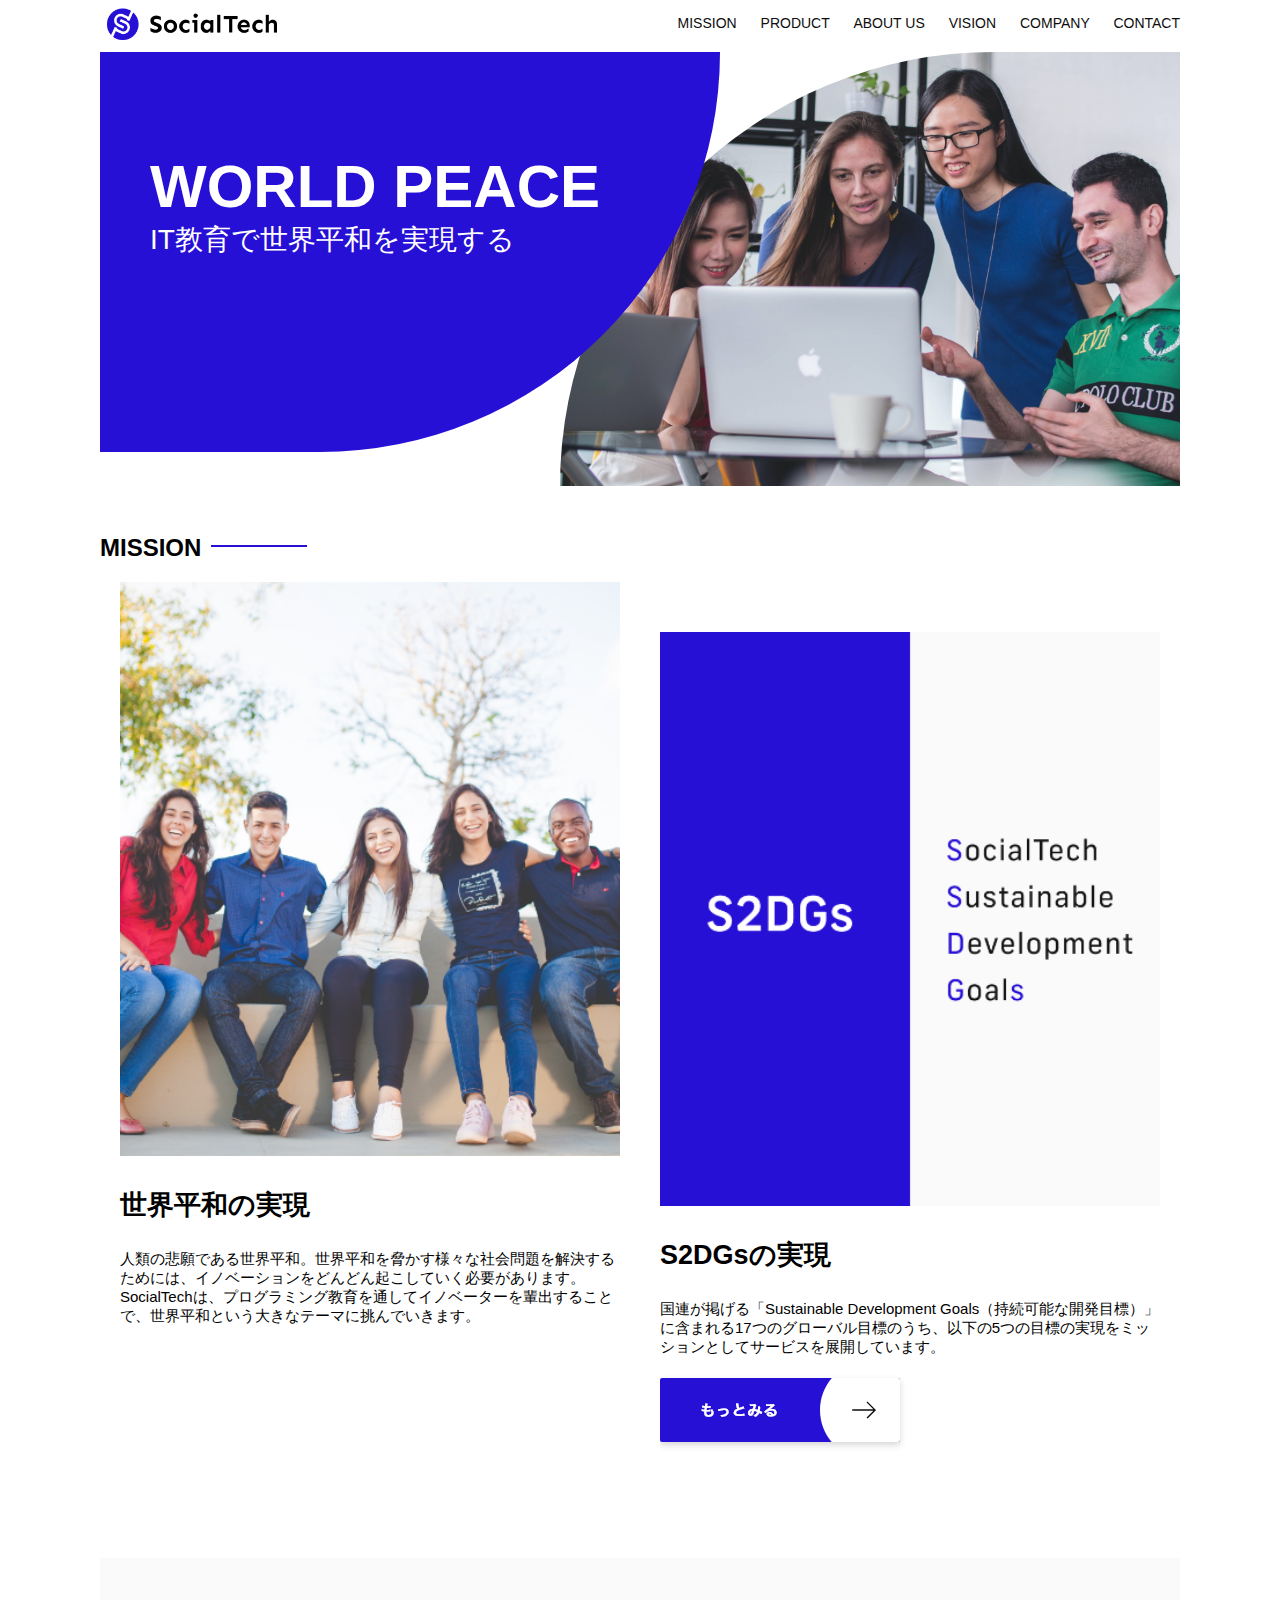
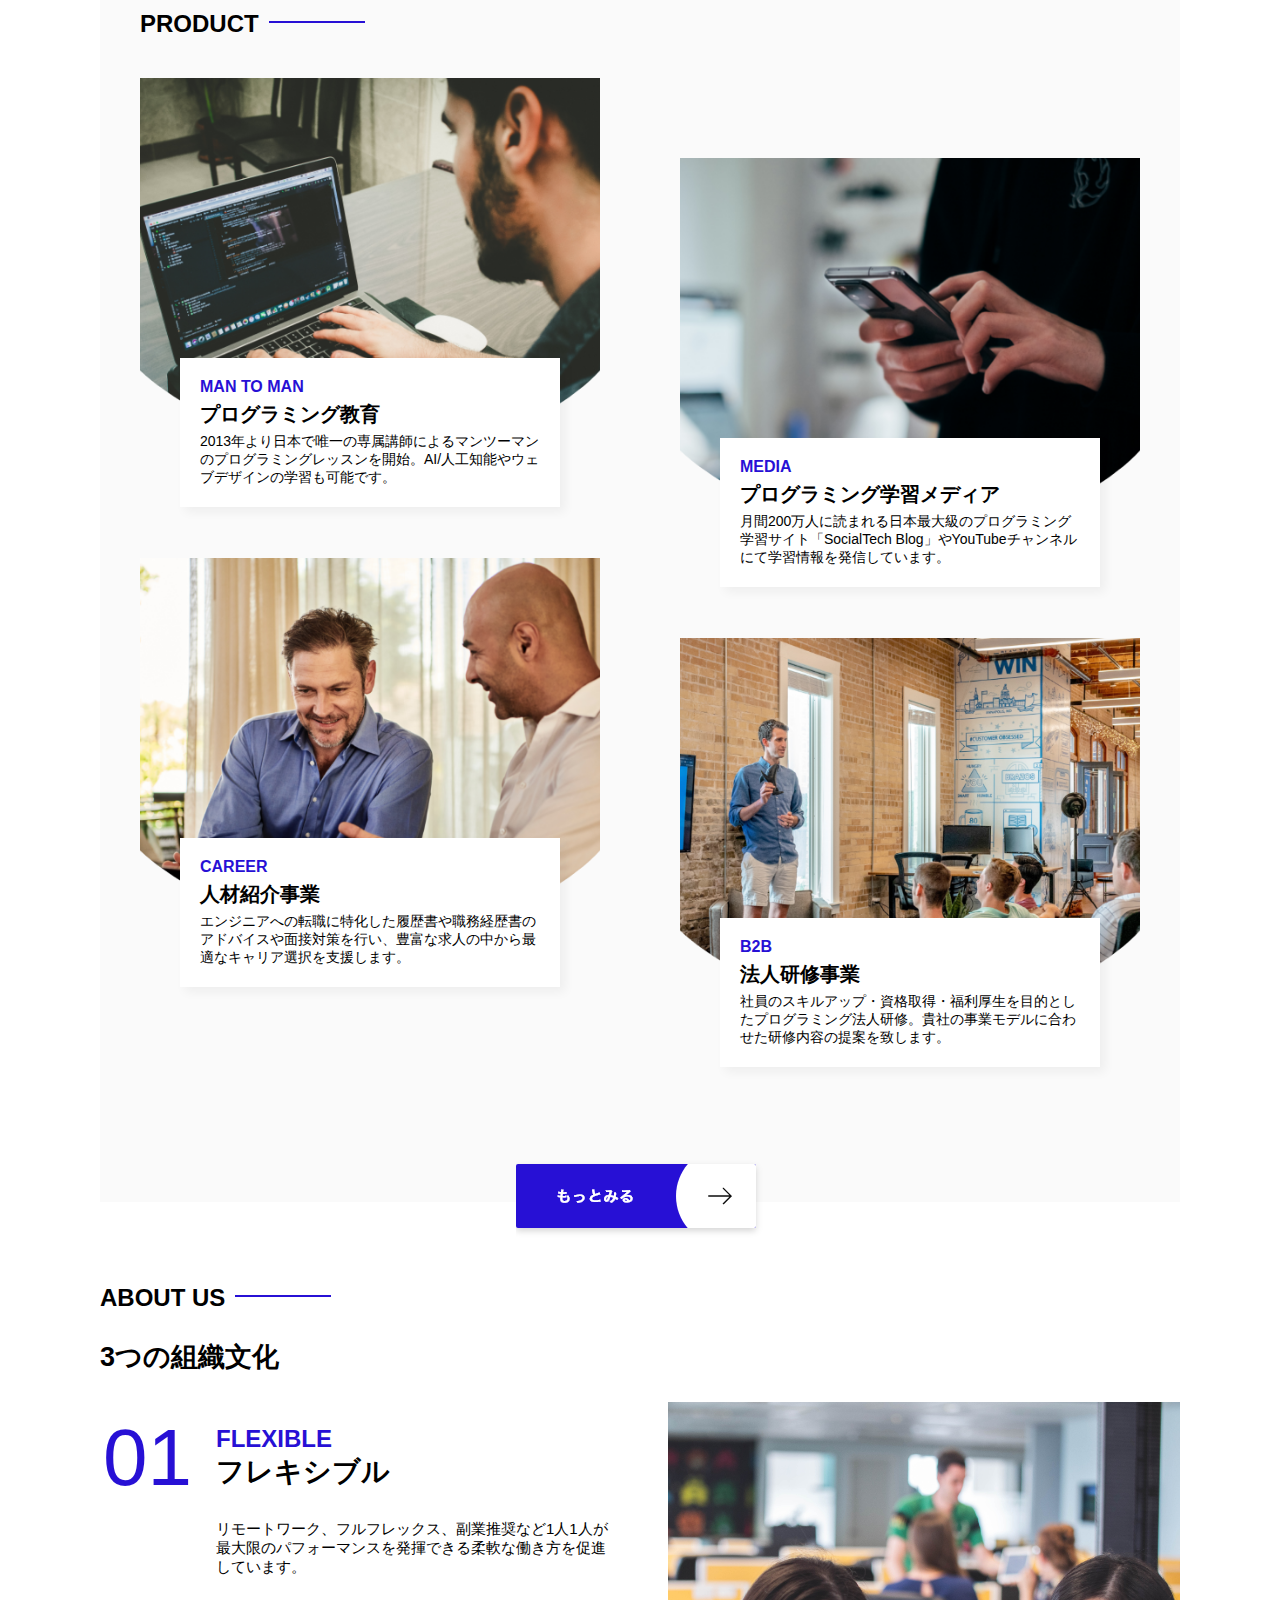
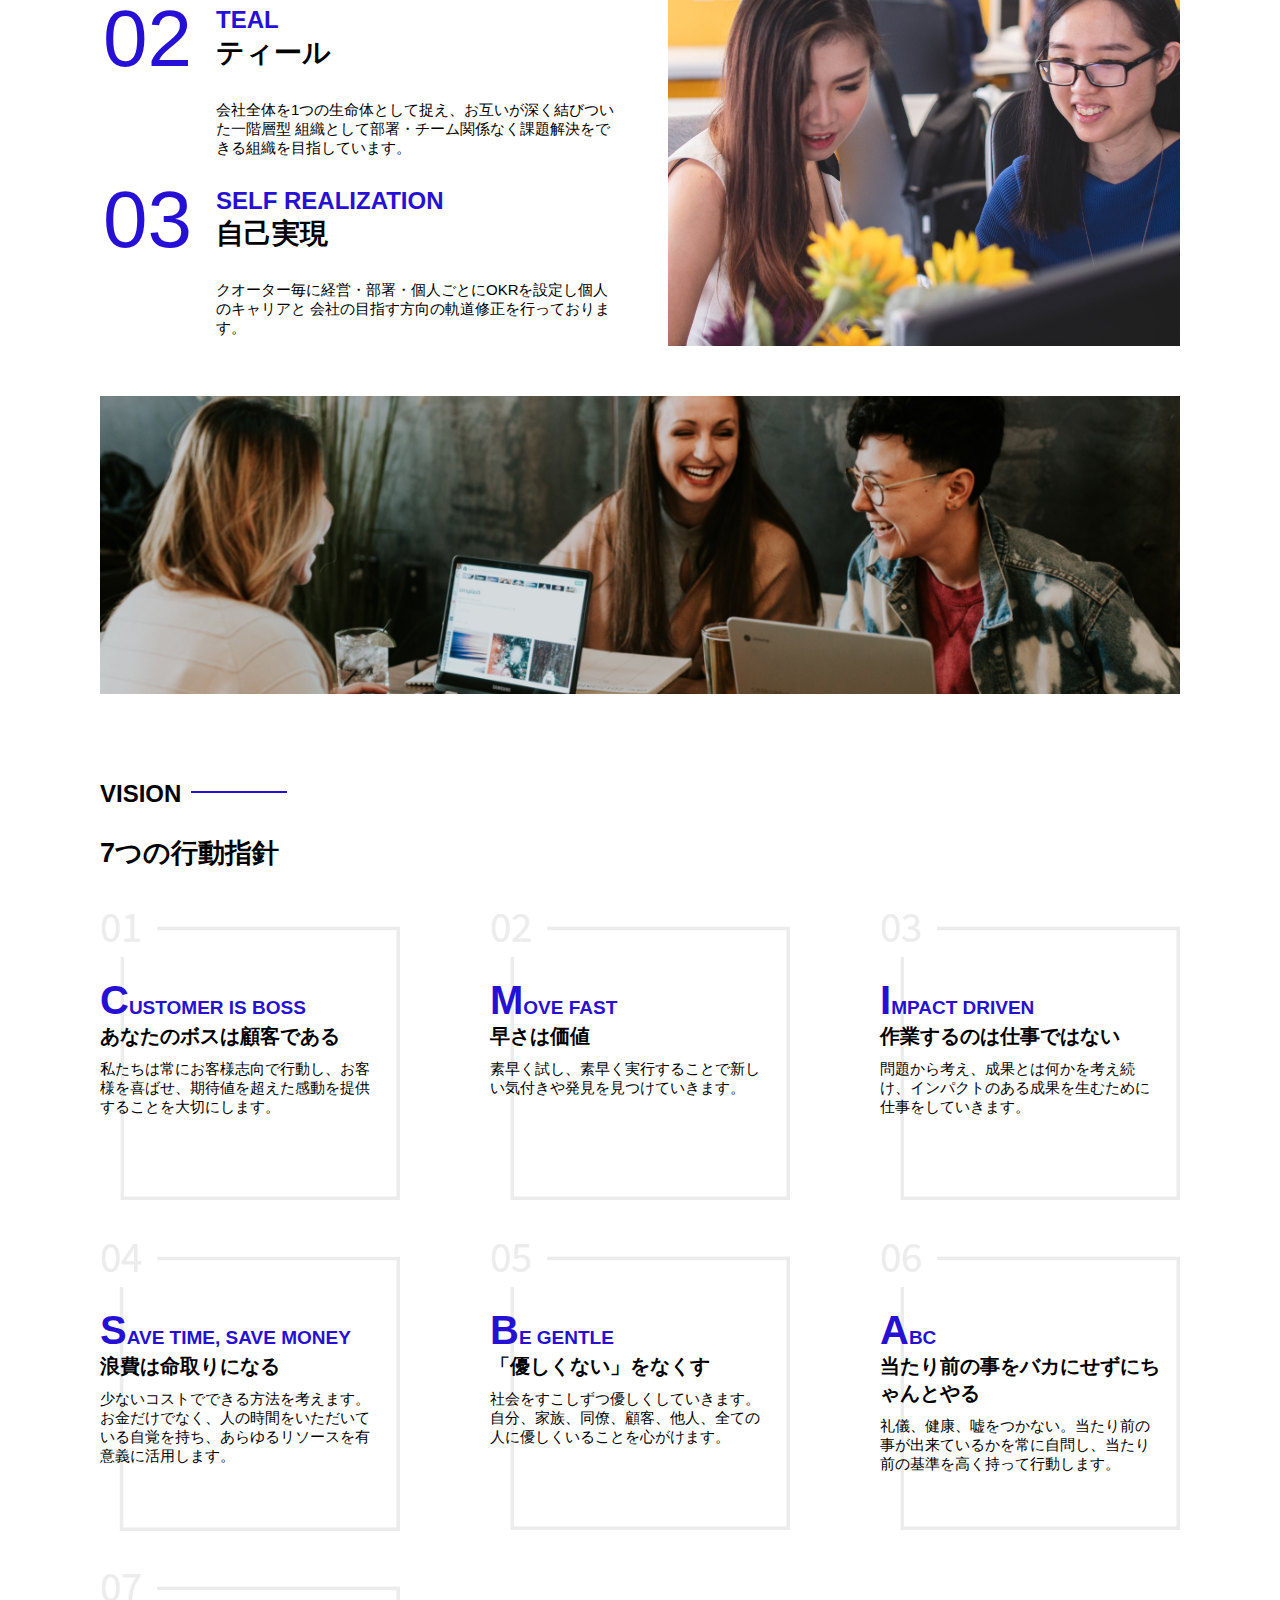
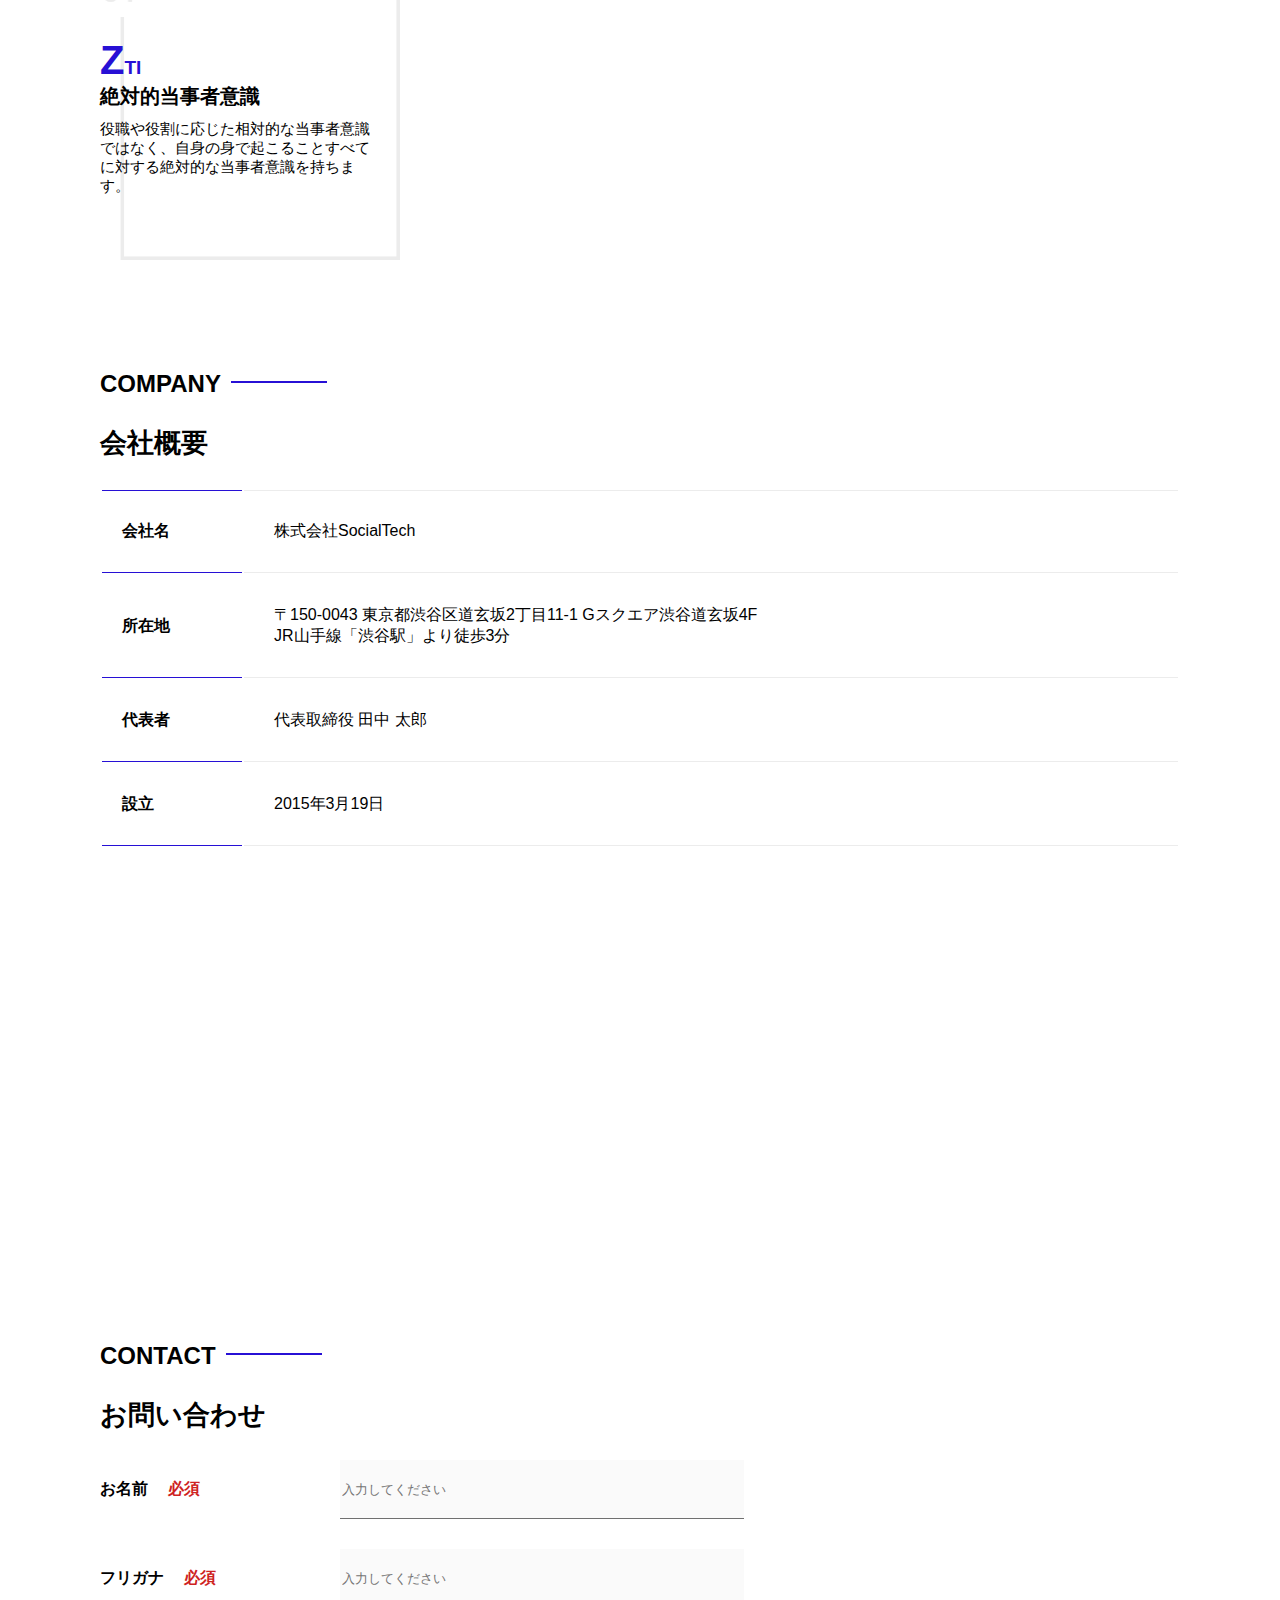
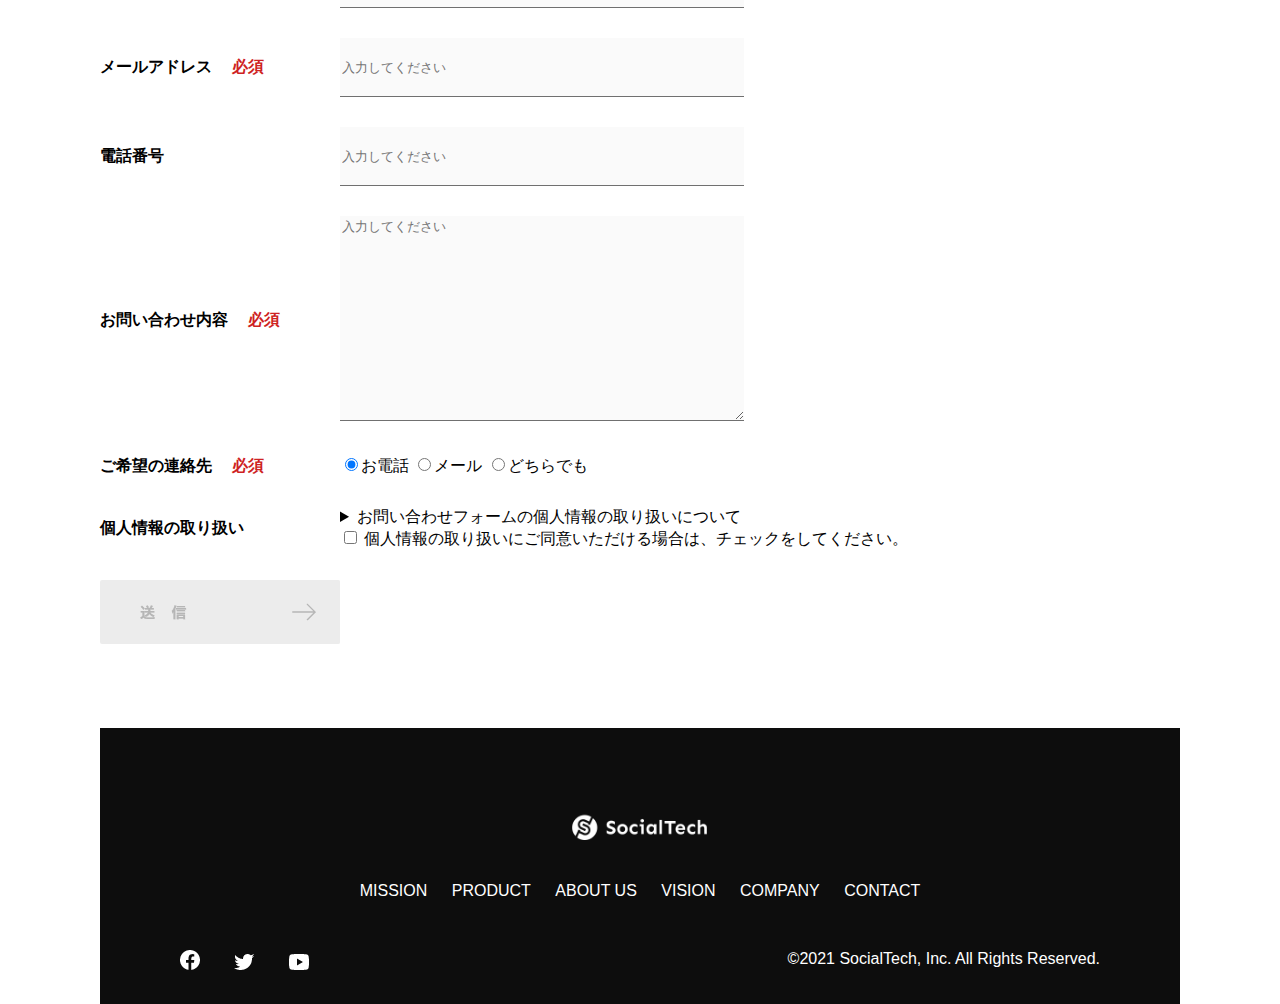
<file: index.html>
<!DOCTYPE html>
<html>
  <head> 
    <title>SocialTech</title>
    <meta charset="UTF-8">
    <meta name="description" content="SocialTechはEdTech業界のリーディングカンパニーを目指します。">
     <meta name="viewport" content="width=device-width, initial-scale=1.0">
     <link rel="stylesheet" href="style.css">
  </head>
    <body>
      <!-- ヘッダー -->
      <header>
        <!--ロゴ-->
        <a href="index.html" id="logo"><img src="images/logo.png" alt="トップページに戻る"></a>

        <!--PC用 ナビゲーション-->
        <nav id="nav-pc">
          <a href="mission.html">MISSION</a>
          <a href="product.html">PRODUCT</a>
          <a href="index.html#aboutus">ABOUT US</a>
          <a href="index.html#vision">VISION</a>
          <a href="index.html#company">COMPANY</a>
          <a href="index.html#contact">CONTACT</a>
        </nav>
         <!-- スマホ用メニューボタン -->
         <img id="menu-sp" src="images/button-menu.png" alt="ナビゲーションを開く" onclick="document.getElementById('nav-sp').style.display = 'block'">

         <!-- スマホ用ナビゲーション -->
         <nav id="nav-sp">
          <img id="close" src="images/button-close.png" alt="ナビゲーションを閉じる" onclick="document.getElementById('nav-sp').style.display = 'none'">
          <a id="logo-sp" href="index.html" onclick="document.getElementById('nav-sp').style.display = 'none'"><img src="images/logo-sp.png" alt="トップページに戻る"></a>
          <a class="menu" href="mission.html" onclick="document.getElementById('nav-sp').style.display = 'none'">MISSION</a>
          <a class="menu" href="product.html" onclick="document.getElementById('nav-sp').style.display = 'none'">PRODUCT</a>
          <a class="menu" href="index.html#aboutus" onclick="document.getElementById('nav-sp').style.display = 'none'">ABOUT US</a>
          <a class="menu" href="index.html#vision"
         onclick="document.getElementById('nav-sp').style.display = 'none'">VISION</a>
       <a class="menu" href="index.html#company"
         onclick="document.getElementById('nav-sp').style.display = 'none'">COMPANY</a>
       <a class="menu" href="index.html#contact"
         onclick="document.getElementById('nav-sp').style.display = 'none'">CONTACT</a>
       <div id="sns">
         <a href="https://www.facebook.com/sejuku2013"><img src="images/button-facebook.png" alt="Facebookのリンク"></a>
         <a href="https://twitter.com/samuraijuku"><img src="images/button-twitter.png" alt="Twitterのリンク"></a>
         <a href="https://www.youtube.com/channel/UCCFOQO5aDK0xXam4cUQXT8g"><img src="images/button-youtube.png" alt="YouTubeのリンク"></a>
       </div>

         </nav>
      </header>
       <main>
        <article>
          <!--メインビジュアル-->
          <section id="main-visual">
            <div id="main-message">
              <h1>WORLD PEACE</h1>
              <p>IT教育で世界平和を実現する</p>
            </div>
            <img src="images/index/index-main.png" alt="PCの周りに集まる多国籍の仲間たち">
          </section>

          <!--ミッション-->
          <section id="mission">
            <h2 class="index-h2">MISSION</h2>
            <div id="mission-flex">
              <div>
                <img id="mission-photo" src="images/index/index-mission.png" alt="屋外のベンチで写真を撮影する多国籍の仲間たち">
                <h3>世界平和の実現</h3>
                <p>
                  人類の悲願である世界平和。世界平和を脅かす様々な社会問題を解決するためには、イノベーションをどんどん起こしていく必要があります。SocialTechは、プログラミング教育を通してイノベーターを輩出することで、世界平和という大きなテーマに挑んでいきます。
                </p>
              </div>
              <div>
               <img id="s2dgs" src="images/index/s2dgs.png" alt="S2DGs">
               <h3>S2DGsの実現</h3>
               <p>国連が掲げる「Sustainable Development Goals（持続可能な開発目標）」に含まれる17つのグローバル目標のうち、以下の5つの目標の実現をミッションとしてサービスを展開しています。</p>
               <a href="mission.html">
                <img src="images/button-more.png" alt="もっとみる">
               </a>
              </div>
            </div>

          </section>
          <!--プロダクト-->
          <section id="product">
            <h2 class="index-h2">PRODUCT</h2>
            <div>
              <div id="product-left">
                <div>
                  <img class="product-photo" src="images/index/index-mantoman.png" alt="PCでコードを書く男性">
                  <div class="product-explain">
                    <span>MAN TO MAN</span>
                    <h3>プログラミング教育</h3>
                    <p>2013年より日本で唯一の専属講師によるマンツーマンのプログラミングレッスンを開始。AI/人工知能やウェブデザインの学習も可能です。</p>
                  </div>
                </div>
                <div>
                  <img class="product-photo" src="images/index/index-career.png" alt="笑顔で話し合う2人の男性">
                  <div class="product-explain">
                    <span>CAREER</span>
                    <h3>人材紹介事業</h3>
                    <p>エンジニアへの転職に特化した履歴書や職務経歴書のアドバイスや面接対策を行い、豊富な求人の中から最適なキャリア選択を支援します。</p>
                  </div>
                </div>
              </div>
              <div id="product-right">
                 <div>
                   <img class="product-photo" src="images/index/index-media.png" alt="スマートフォンを操作する人">
                   <div class="product-explain">
                     <span>MEDIA</span>
                     <h3>プログラミング学習メディア</h3>
                     <p>月間200万人に読まれる日本最大級のプログラミング学習サイト「SocialTech Blog」やYouTubeチャンネルにて学習情報を発信しています。</p>
                   </div>
                 </div>
                 <div>
                   <img class="product-photo" src="images/index/index-b2b.png" alt="講演中の男性とそれを聴く人々">
                   <div class="product-explain">
                     <span>B2B</span>
                     <h3>法人研修事業</h3>
                     <p>社員のスキルアップ・資格取得・福利厚生を目的としたプログラミング法人研修。貴社の事業モデルに合わせた研修内容の提案を致します。</p>
                   </div>
                 </div>
               </div>
             </div>
             <div>
               <a id="product-more" href="product.html">
                 <img src="images/button-more.png" alt="もっとみる">
               </a>
             </div>
          </section>
           <!--About Us-->
           <section id="aboutus">
            <h2 class="index-h2">ABOUT US</h2>
            <h3>3つの組織文化</h3>
            <div>
              <table class="culture-table">
                <tr>
                  <td>
                    <span class="culture-num">01</span>
                  </td>
                  <td>
                    <span class="culture-en">FLEXIBLE</span>
                    <span class="culture-jp">フレキシブル</span>
                  </td>
                </tr>
                <tr>
                  <td>
                    <!--空白のセル-->
                  </td>
                  <td>
                    <p class="culture-description">
                      リモートワーク、フルフレックス、副業推奨など1人1人が最大限のパフォーマンスを発揮できる柔軟な働き方を促進しています。
                    </p>
                  </td>
                </tr>
                <tr>
                  <td>
                    <span class="culture-num">02</span>
                  </td>
                  <td>
                    <span class="culture-en">TEAL</span>
                    <span class="culture-jp">ティール</span>
                  </td>
                </tr>
                <tr>
                  <td>
                    <!--空白のセル-->
                  </td>
                  <td>
                    <p class="culture-description">
                      会社全体を1つの生命体として捉え、お互いが深く結びついた一階層型
                   組織として部署・チーム関係なく課題解決をできる組織を目指しています。
                    </p>
                  </td>
                </tr>
                <tr>
                  <td>
                    <span class="culture-num">03</span>
                  </td>
                  <td>
                    <span class="culture-en">SELF REALIZATION</span>
                    <span class="culture-jp">自己実現</span>
                  </td>
                </tr>
                <tr>
                  <td>
                    <!--空白のセル-->
                  </td>
                  <td>
                    <p class="culture-description">
                      クオーター毎に経営・部署・個人ごとにOKRを設定し個人のキャリアと
                      会社の目指す方向の軌道修正を行っております。
                    </p>
                  </td>
                </tr>
              </table>
              <img class="culture-img" src="images/index/index-aboutus1.png" alt="笑顔で話し合う2人の女性">
            </div>
            <img class="culture-img2" src="images/index/index-aboutus2.png" alt="笑顔で話し合う3人の男女">
           </section>
           <!--Vision-->
           <section id="vision">
            <h2 class="index-h2">VISION</h2>
            <h3>7つの行動指針</h3>
            <div>
            <div class="vision-box">
              <img src="images/index/vision-01.png" alt="01">
              <span>
                <h4>CUSTOMER IS BOSS</h4>
                <h5>あなたのボスは顧客である</h5>
                <p>私たちは常にお客様志向で行動し、お客様を喜ばせ、期待値を超えた感動を提供することを大切にします。</p>
              </span>
            </div>
            <div class="vision-box">
              <img src="images/index/vision-02.png" alt="02">
              <span>
                <h4>MOVE FAST</h4>
                <h5>早さは価値</h5>
                <p>素早く試し、素早く実行することで新しい気付きや発見を見つけていきます。</p>
              </span>
            </div>
            <div class="vision-box">
              <img src="images/index/vision-03.png" alt="03">
              <span>
                <h4>IMPACT DRIVEN</h4>
                <h5>作業するのは仕事ではない</h5>
                <p>問題から考え、成果とは何かを考え続け、インパクトのある成果を生むために仕事をしていきます。</p>
              </span>
            </div>
            <div class="vision-box">
              <img src="images/index//vision-04.png" alt="04">
              <span>
                <h4>SAVE TIME, SAVE MONEY</h4>
                <h5>浪費は命取りになる</h5>
                <p>少ないコストでできる方法を考えます。お金だけでなく、人の時間をいただいている自覚を持ち、あらゆるリソースを有意義に活用します。</p>
              </span>
            </div>
            <div class="vision-box">
              <img src="images/index/vision-05.png" alt="05">
              <span>
                <h4>BE GENTLE</h4>
                <h5>「優しくない」をなくす</h5>
                <p>社会をすこしずつ優しくしていきます。自分、家族、同僚、顧客、他人、全ての人に優しくいることを心がけます。</p>
              </span>
            </div>
            <div class="vision-box">
              <img src="images/index/vision-06.png" alt="06">
              <span>
                <h4>ABC</h4>
                <h5>当たり前の事をバカにせずにちゃんとやる</h5>
                <p>礼儀、健康、嘘をつかない。当たり前の事が出来ているかを常に自問し、当たり前の基準を高く持って行動します。</p>
              </span>
            </div>
            <div class="vision-box">
              <img src="images/index/vision-07.png" alt="07">
              <span>
                <h4>ZTI</h4>
                <h5>絶対的当事者意識</h5>
                <p>役職や役割に応じた相対的な当事者意識ではなく、自身の身で起こることすべてに対する絶対的な当事者意識を持ちます。</p>
              </span>
            </div>
          </div> 
           </section>
           <!-- COMPANY -->
           <section id="company">
            <h2 class="index-h2">COMPANY</h2>
            <h3>会社概要</h3>
             <table id="company-table">
              <tr>
                <th class="tableheader-first">会社名</th>
                <td class="cell-first">株式会社SocialTech</td>
              </tr>
              <tr>
                <th class="tableheader">所在地</th>
                <td class="cell">〒150-0043 東京都渋谷区道玄坂2丁目11-1 Gスクエア渋谷道玄坂4F<br>JR山手線「渋谷駅」より徒歩3分</td>
              </tr>
              <tr>
                <th class="tableheader">代表者</th>
                <td class="cell">代表取締役 田中 太郎</td>
              </tr>
              <tr>
                <th class="tableheader">設立</th>
                <td class="cell">2015年3月19日</td>
              </tr>
             </table>
             <iframe src="https://www.google.com/maps/embed?pb=!1m18!1m12!1m3!1d3241.719845389728!2d139.69345977623038!3d35.659273431179116!2m3!1f0!2f0!3f0!3m2!1i1024!2i768!4f13.1!3m3!1m2!1s0x60188caa213a85e5%3A0x8e064c523da1dacc!2z44K544Kv44Ko44Ki5riL6LC3!5e0!3m2!1sja!2sjp!4v1708956212940!5m2!1sja!2sjp" width="600" height="450"
             style="border:0;" allowfullscreen="" loading="lazy" referrerpolicy="no-referrer-when-downgrade"></iframe>
           </section>
           <!-- CONTACT -->
           <section id="contact">
            <h2 class="index-h2">CONTACT</h2>
            <h3>お問い合わせ</h3>
            <form action="https://api.staticforms.xyz/submit" method="post">
              <input type="text" name="honeypot" style="display:none">
              <input type="hidden" name="accessKey" value="51935f64-7527-4207-8fe0-bd1b9d127442">
              <input type="hidden" name="subject" value="お問い合わせフォーム">
              <input type="hidden" name="replyTo" value="	h.kouta37460902@gmail.com">
              <input type="hidden" name="redirectTo" value="">
              <div>
                <div class="contact-heading">
                  <label class="contact-label">お名前<span class=contact-span>必須</span></label>
                </div>
                <div>
                  <input type="text" name="name" placeholder="入力してください" class="contact-textbox">
                </div>
              </div>
              <div>
                <div class="contact-heading">
                  <label class="contact-label">フリガナ<span class="contact-span">必須</span></label>
                </div>
                <div>
                  <input type="text" name="hurigana" placeholder="入力してください" class="contact-textbox">
                </div>
              </div>
              <div>
                <div class="contact-heading">
                  <label class="contact-label">メールアドレス<span class="contact-span">必須</span></label>
                </div>
                <div>
                  <input type="text" name="email" placeholder="入力してください" class="contact-textbox">
                </div>
              </div>
              <div>
                <div class="contact-heading">
                  <label class="contact-label">電話番号</label>
                </div>
                <div>
                  <input type="text" name="tel" placeholder="入力してください" class="contact-textbox">
                </div>
              </div>
              <div>
                <div class="contact-heading">
                  <label class="contact-label">お問い合わせ内容<span class="contact-span">必須</span></label>
                </div>
                <div>
                  <textarea class="contact-textarea" placeholder="入力してください" name="message"></textarea>
                </div>
              </div>
              <div>
                <div class="contact-heading">
                  <label class="contact-label">ご希望の連絡先<span class="contact-span">必須</span></label>
                </div>
                <div>
                  <input class="radiobutton" type="radio" value="tel" name="contact" checked><label>お電話</label>
                  <input class="radiobutton" type="radio" value="mail" name="contact"><label>メール</label>
                  <input class="radiobutton" type="radio" value="both" name="contact"><label>どちらでも</label>
                </div>
              </div>
              <div>
                <div class="contact-heading">
                  <label class="contact-label">個人情報の取り扱い</label>
                </div>
                <div>
                  <details>
                    <summary>お問い合わせフォームの個人情報の取り扱いについて</summary>
                    <div>
                      <span>１．組織の名称又は氏名</span><br>
                   株式会社SocialTech<br><br>
                   <span>２．個人情報保護管理者（若しくはその代理人）の氏名又は職名、所属及び連絡先
                     鈴木 一郎 コーポレート部</span><br>
                   メールアドレス：support@socialtech.net<br>
                   TEL：03-xxxx-xxxx<br>
                   <span>３．個人情報の利用目的</span><br>
                   ・本サービス及び本サービスに関連する情報の提供又はそれらに関する連絡のため<br>
                   ・ユーザーの本人確認のため<br>
                   ・当社サービスのご案内のため<br>
                   ・当社の商品等の広告または宣伝（電子メールによるものを含むものとします。）<br><br>
                   <span>４．個人情報の取り扱い業務の委託</span><br>
                   個人情報の取扱業務の全部または一部を外部に業務委託する場合があります。<br>
                   その際、弊社は、個人情報を適切に保護できる管理体制を敷き実行していることを条件として<br>
                   委託先を厳選したうえで、機密保持契約を委託先と締結し、お客様の個人情報を厳密に管理させます。<br><br>
                   <span>５．個人情報の開示等の請求</span><br>
                   お客様は、弊社に対してご自身の個人情報の開示等（利用目的の通知、開示、内容の訂正・追加・削除、利用の停止または消去、第三者への提供の停止）に関して、当社問合わせ窓口に申し出ることができます。<br>
                   その際、弊社はお客様ご本人を確認させていただいたうえで、合理的な期間内に対応いたします。<br><br>
                   なお、個人情報に関する弊社問合わせ先は、次の通りです。<br><br>
                   株式会社SocialTech　個人情報問合せ窓口<br>
                   〒150-0043　東京都渋谷区道玄坂2丁目11-1 Ｇスクエア渋谷道玄坂 4F<br>
                   メールアドレス：support@socialtech.net　TEL：03-xxxx-xxxx<br><br>
                   <span>６．個人情報を提供されることの任意性について</span><br><br>
                   お客様がご自身の個人情報を弊社に提供されるか否かは、お客様のご判断によりますが、もしご提供されない場合には、適切なサービスが提供できない場合がありますので予めご了承ください。
                    </div>
                  </details>
                  <input type="checkbox" name="agree">
                  <span>個人情報の取り扱いにご同意いただける場合は、チェックをしてください。</span>
                </div>
              </div>
              <input type="image" src="images/button-submit.png" alt="送信する">
            </form>
           </section>
        </article>
        <footer>
          <div id="footer-logo">
            <img src="images/logo-sp.png" alt="SocialTech">
          </div>
          <div id="footer-link">
            <a href="mission.html">MISSION</a>
            <a href="product.html">PRODUCT</a>
            <a href="index.html#aboutus">ABOUT US</a>
            <a href="index.html#vision">VISION</a>
            <a href="index.html#company">COMPANY</a>
            <a href="index.html#contact">CONTACT</a>
          </div>
          <div id="sns-footer">
            <a href="https://www.facebook.com/sejuku2013"><img src="images/button-facebook.png" alt="Facebookのリンク"></a>
            <a href="https://twitter.com/samuraijuku"><img src="images/button-twitter.png" alt="Twitterのリンク"></a>
            <a href="https://www.youtube.com/channel/UCCFOQO5aDK0xXam4cUQXT8g"><img src="images/button-youtube.png" alt="YouTubeのリンク"></a>
            <span id="copyright">&copy;2021 SocialTech, Inc. All Rights Reserved. </span>
          </div>
        </footer>
      </main>
    </body>
 
</html>
</file>
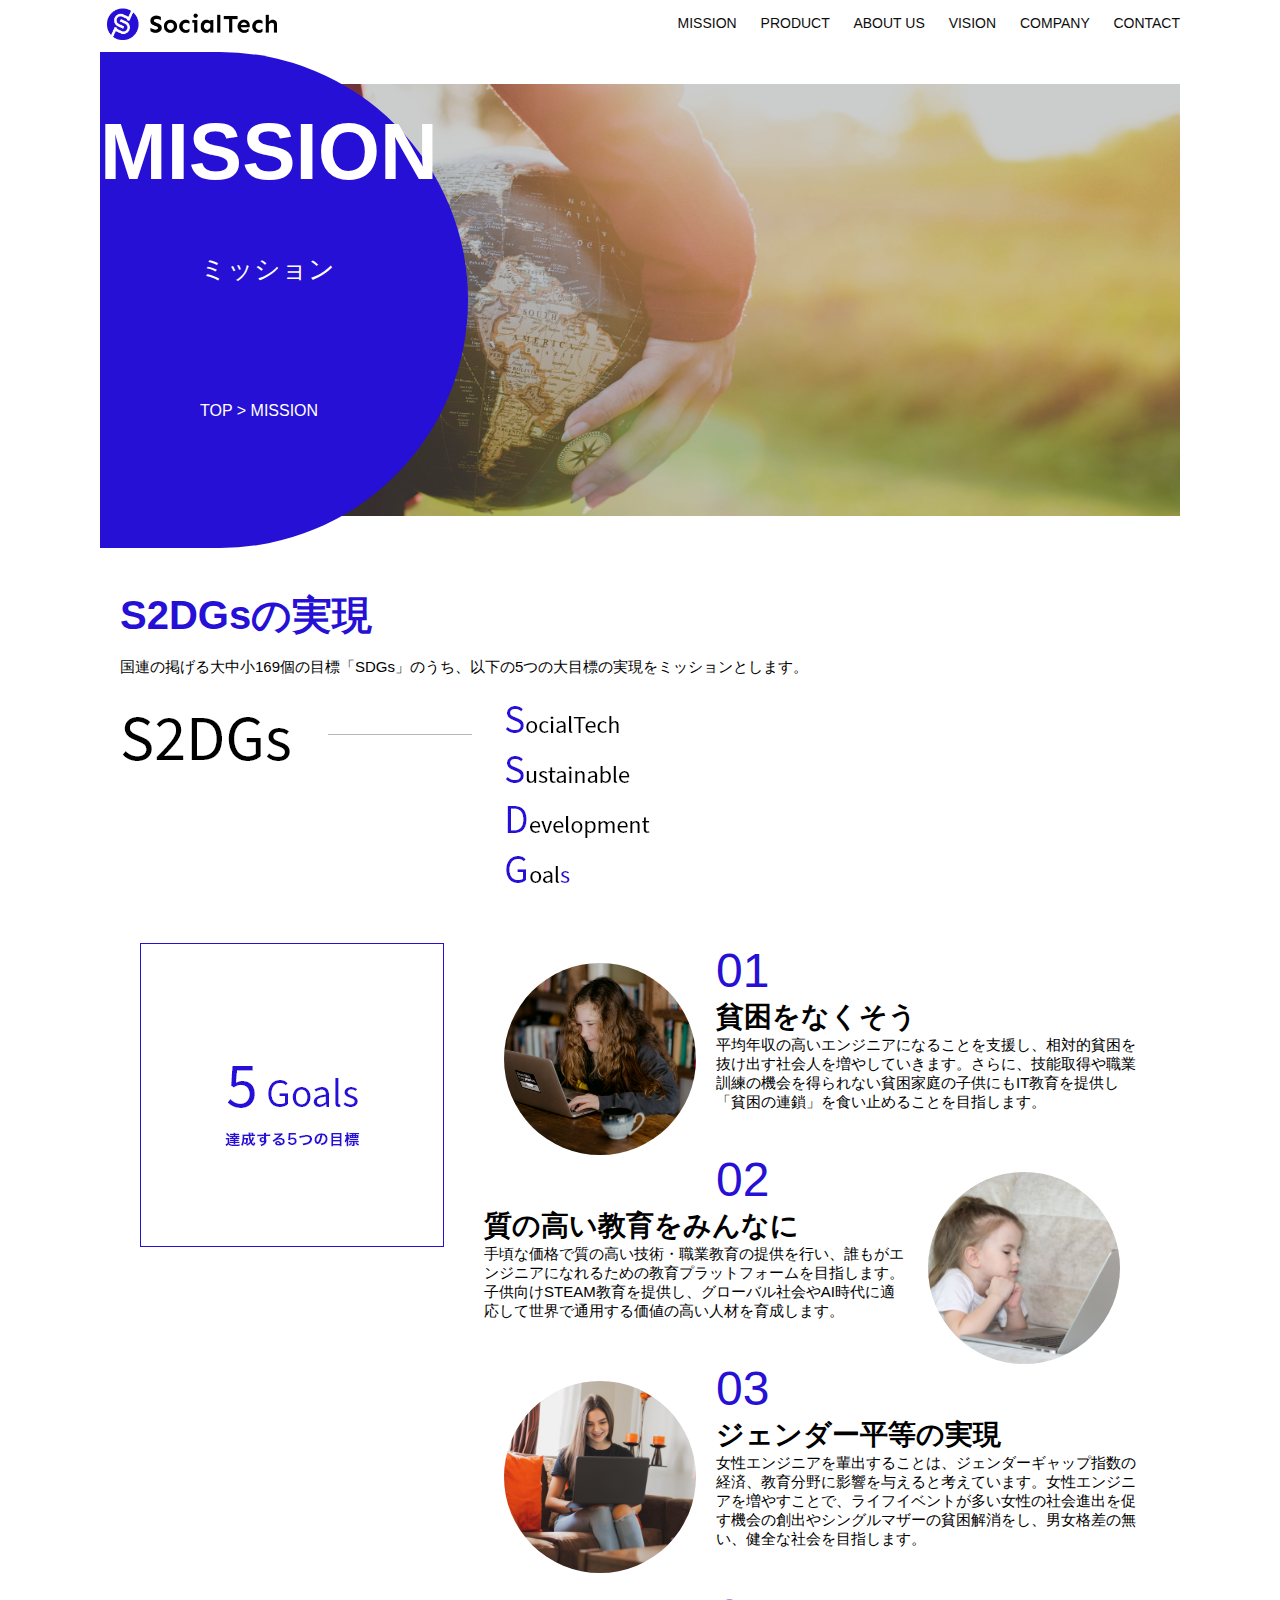
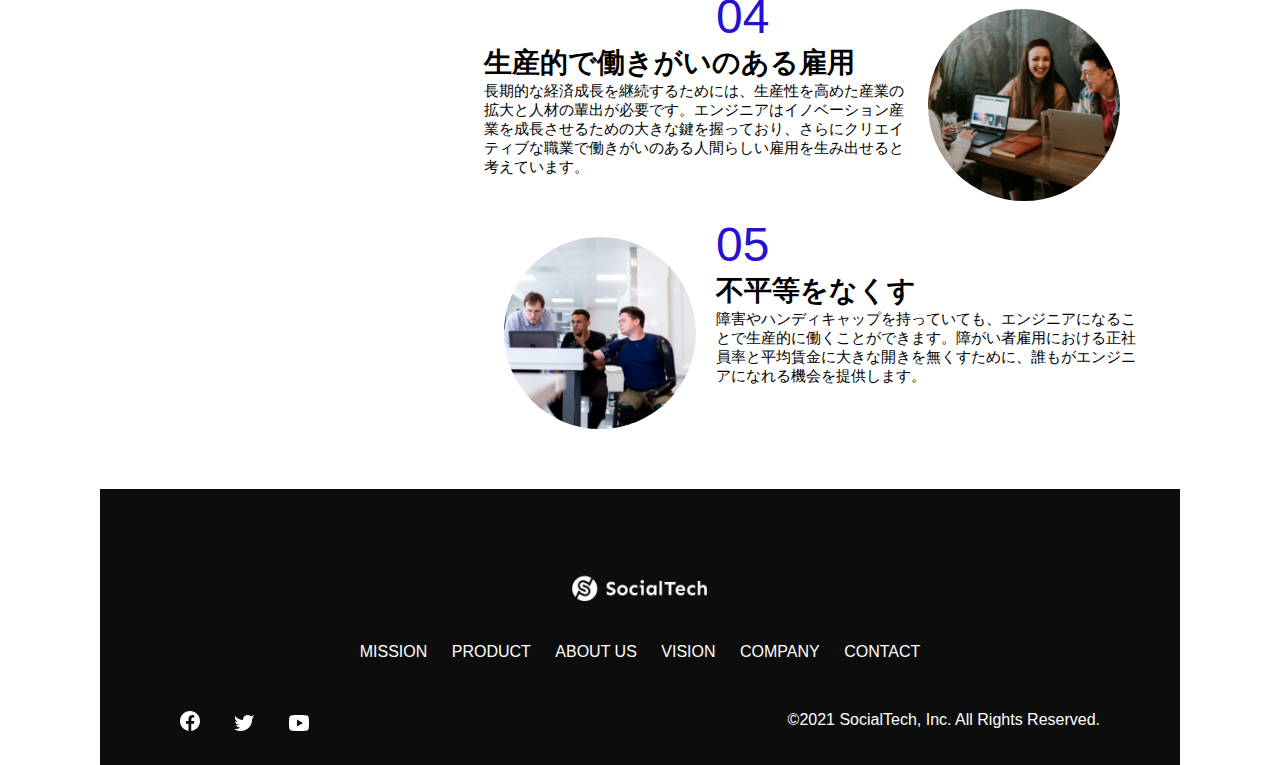
<file: mission.html>
<!DOCTYPE html>
<html>
  <head>
    <title>SocialTech - MISSION ミッション -</title>
    <meta charset="UTF-8">
    <meta name="description" content="SocialTechが目指す5つの目標（S2DGs）を紹介します">
    <meta name="viewport" content="width=device-width, initial-scale=1.0">
    <link rel="stylesheet" href="style.css">
  </head>

  <body>
     <!-- ヘッダー -->
     <header>
      <!-- ロゴ -->
      <a href="index.html" id="logo"><img src="images/logo.png" alt="トップページに戻る"></a>

      <!-- PC用ナビゲーション -->
      <nav id="nav-pc">
        <a href="mission.html">MISSION</a>
        <a href="product.html">PRODUCT</a>
        <a href="index.html#aboutus">ABOUT US</a>
        <a href="index.html#vision">VISION</a>
        <a href="index.html#company">COMPANY</a>
        <a href="index.html#contact">CONTACT</a>
      </nav>
       <!-- スマホ用メニューボタン -->
       <img id="menu-sp" src="images/button-menu.png" alt="ナビゲーションを開く" onclick="document.getElementById('nav-sp').style.display = 'block'">

       <!-- スマホ用ナビゲーション -->
       <nav id="nav-sp">
        <img id="close" src="images/button-close.png" alt="ナビゲーションを閉じる" onclick="document.getElementById('nav-sp').style.display = 'none'">
        <a id="logo-sp" href="index.html" onclick="document.getElementById('nav-sp').style.display = 'none'"><img src="images/logo-sp.png" alt="トップページに戻る"></a>
        <a class="menu" href="mission.html" onclick="document.getElementById('nav-sp').style.display = 'none'">MISSION</a>
        <a class="menu" href="product.html" onclick="document.getElementById('nav-sp').style.display = 'none'">PRODUCT</a>
        <a class="menu" href="index.html#aboutus" onclick="document.getElementById('nav-sp').style.display = 'none'">ABOUT US</a>
        <a class="menu" href="index.html#vision"
       onclick="document.getElementById('nav-sp').style.display = 'none'">VISION</a>
     <a class="menu" href="index.html#company"
       onclick="document.getElementById('nav-sp').style.display = 'none'">COMPANY</a>
     <a class="menu" href="index.html#contact"
       onclick="document.getElementById('nav-sp').style.display = 'none'">CONTACT</a>
     <div id="sns">
       <a href="https://www.facebook.com/sejuku2013"><img src="images/button-facebook.png" alt="Facebookのリンク"></a>
       <a href="https://twitter.com/samuraijuku"><img src="images/button-twitter.png" alt="Twitterのリンク"></a>
       <a href="https://www.youtube.com/channel/UCCFOQO5aDK0xXam4cUQXT8g"><img src="images/button-youtube.png" alt="YouTubeのリンク"></a>
     </div>
       </nav>
     </header>
     <main>
      <article>
        <section id="mission-main">
          <div id="mission-title">
            <h1>MISSION</h1>
            <span>ミッション</span>
            <div>TOP > MISSION</div>
          </div>
        </section>
        <section id="mission-s2dgs">
          <h2 class="mission-h2">S2DGsの実現</h2>
          <p>国連の掲げる大中小169個の目標「SDGs」のうち、以下の5つの大目標の実現をミッションとします。</p>
          <img src="images/mission/mission-s2dgs.png" alt="S2DGs">
        </section>
        <section id="mission-5goals">
          <div>
            <img id="s2dgs-image" src="images/mission/mission-5goals.png" alt="5Goals">
          </div>
          <div>
            <div>
              <img class="fivegoals-image-left" src="images/mission/mission-5goals01.png" alt="PCを操作する女の子">
              <span class="fivegoals-number">01</span>
              <h3 class="fivegoals-h3">貧困をなくそう</h3>
              <p class="fivegoals-p">平均年収の高いエンジニアになることを支援し、相対的貧困を抜け出す社会人を増やしていきます。さらに、技能取得や職業訓練の機会を得られない貧困家庭の子供にもIT教育を提供し「貧困の連鎖」を食い止めることを目指します。</p>
            </div>
            <div>
              <img class="fivegoals-image-right" src="images/mission/mission-5goals02.png" alt="PCを見つめる小さい女の子">
              <span class="fivegoals-number">02</span>
              <h3 class="fivegoals-h3">質の高い教育をみんなに</h3>
              <p class="fivegoals-p">手頃な価格で質の高い技術・職業教育の提供を行い、誰もがエンジニアになれるための教育プラットフォームを目指します。子供向けSTEAM教育を提供し、グローバル社会やAI時代に適応して世界で通用する価値の高い人材を育成します。</p>
            </div>
            <div>
              <img class="fivegoals-image-left" src="images/mission/mission-5goals03.png" alt="PCを操作する女性">
              <span class="fivegoals-number">03</span>
              <h3 class="fivegoals-h3">ジェンダー平等の実現</h3>
              <p class="fivegoals-p">女性エンジニアを輩出することは、ジェンダーギャップ指数の経済、教育分野に影響を与えると考えています。女性エンジニアを増やすことで、ライフイベントが多い女性の社会進出を促す機会の創出やシングルマザーの貧困解消をし、男女格差の無い、健全な社会を目指します。</p>
            </div>
            <div>
              <img class="fivegoals-image-right" src="images/mission/mission-5goals04.png" alt="笑顔で話し合う3人の男女">
              <span class="fivegoals-number">04</span>
              <h3 class="fivegoals-h3">生産的で働きがいのある雇用</h3>
              <p class="fivegoals-p">長期的な経済成長を継続するためには、生産性を高めた産業の拡大と人材の輩出が必要です。エンジニアはイノベーション産業を成長させるための大きな鍵を握っており、さらにクリエイティブな職業で働きがいのある人間らしい雇用を生み出せると考えています。</p>
            </div>
            <div>
              <img class="fivegoals-image-left" src="images/mission/mission-5goals05.png" alt="障害を持つ男性が生き生きと働く様子">
              <span class="fivegoals-number">05</span>
              <h3 class="fivegoals-h3">不平等をなくす</h3>
              <p class="fivegoals-p">障害やハンディキャップを持っていても、エンジニアになることで生産的に働くことができます。障がい者雇用における正社員率と平均賃金に大きな開きを無くすために、誰もがエンジニアになれる機会を提供します。</p>
            </div>
          </div>
        </section>
      </article>
      <footer>
        <div id="footer-logo">
          <img src="images/logo-sp.png" alt="SocialTech">
        </div>
        <div id="footer-link">
          <a href="mission.html">MISSION</a>
          <a href="product.html">PRODUCT</a>
          <a href="index.html#aboutus">ABOUT US</a>
          <a href="index.html#vision">VISION</a>
          <a href="index.html#company">COMPANY</a>
          <a href="index.html#contact">CONTACT</a>
        </div>
        <div id="sns-footer">
          <a href="https://www.facebook.com/sejuku2013"><img src="images/button-facebook.png" alt="Facebookのリンク"></a>
          <a href="https://twitter.com/samuraijuku"><img src="images/button-twitter.png" alt="Twitterのリンク"></a>
          <a href="https://www.youtube.com/channel/UCCFOQO5aDK0xXam4cUQXT8g"><img src="images/button-youtube.png" alt="YouTubeのリンク"></a>
          <span id="copyright">&copy;2021 SocialTech, Inc. All Rights Reserved. </span>
        </div>
      </footer>
     </main>
  </body>
</html>
</file>
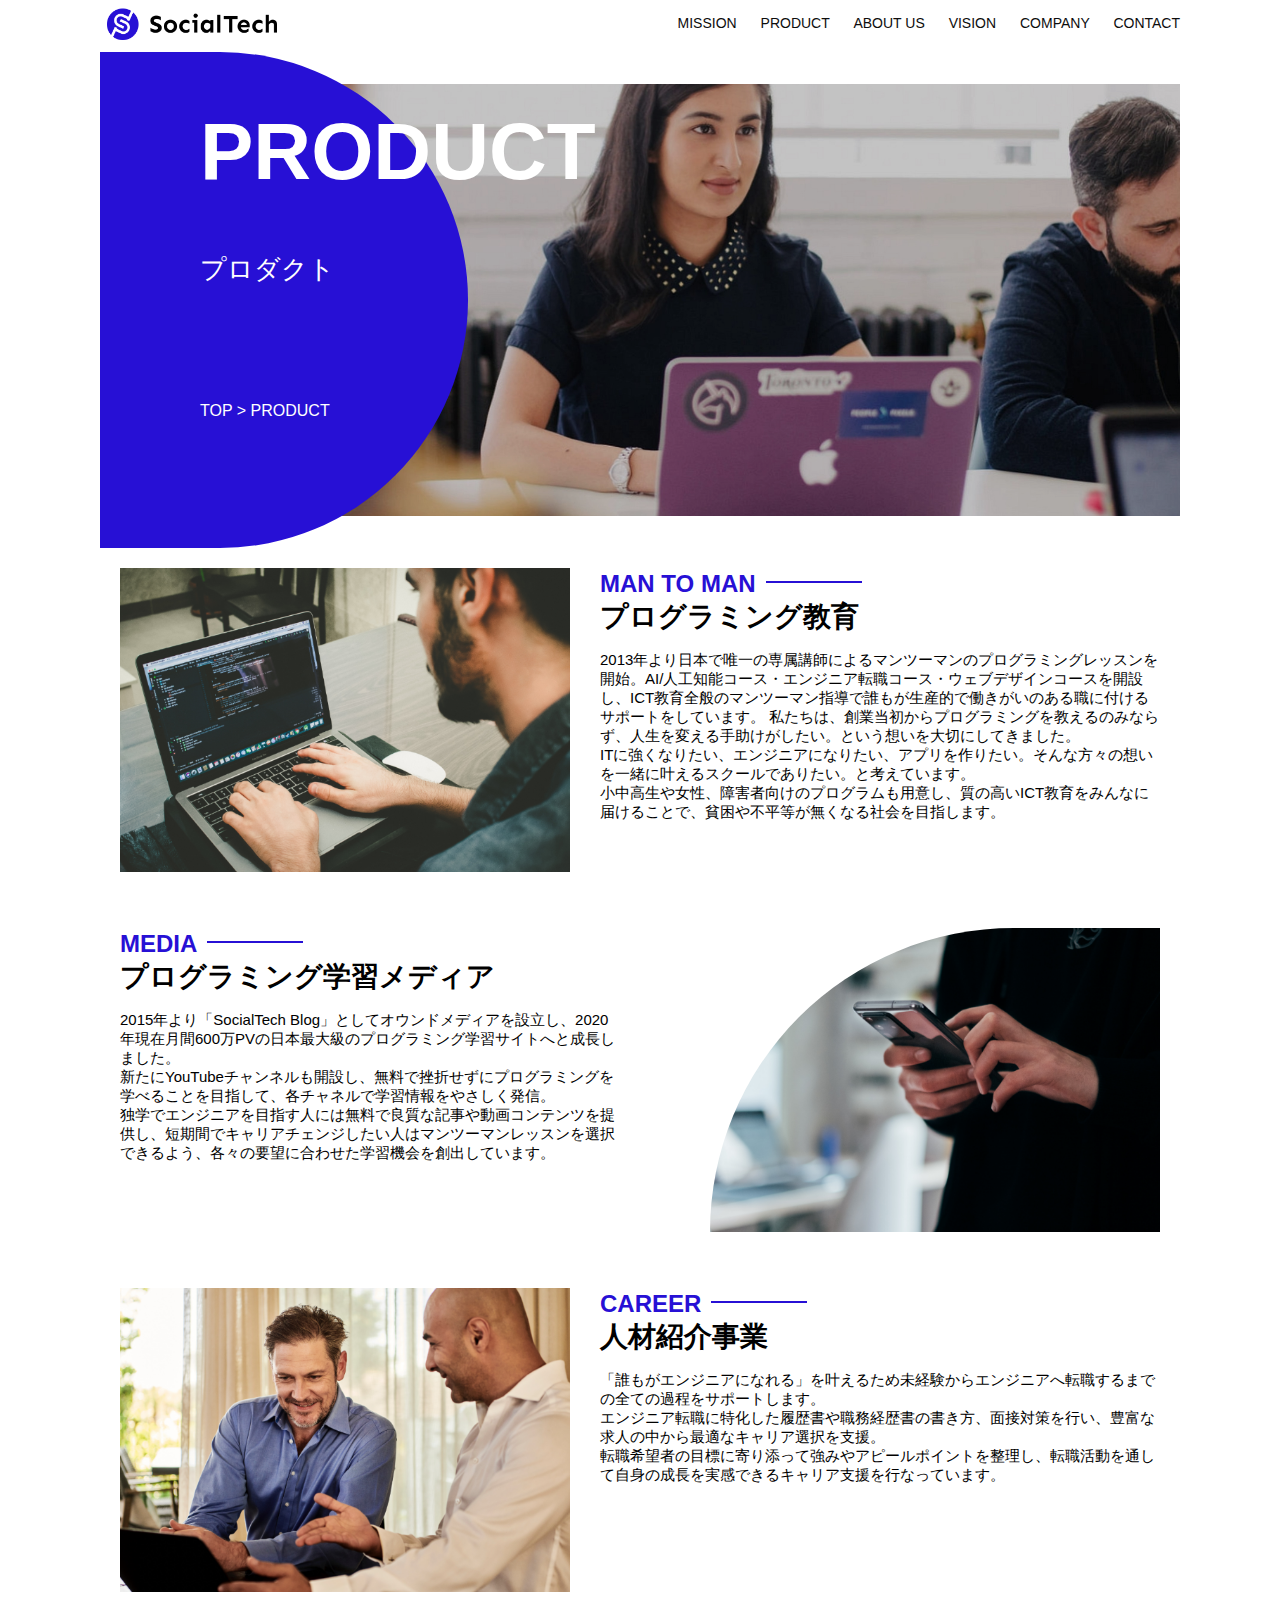
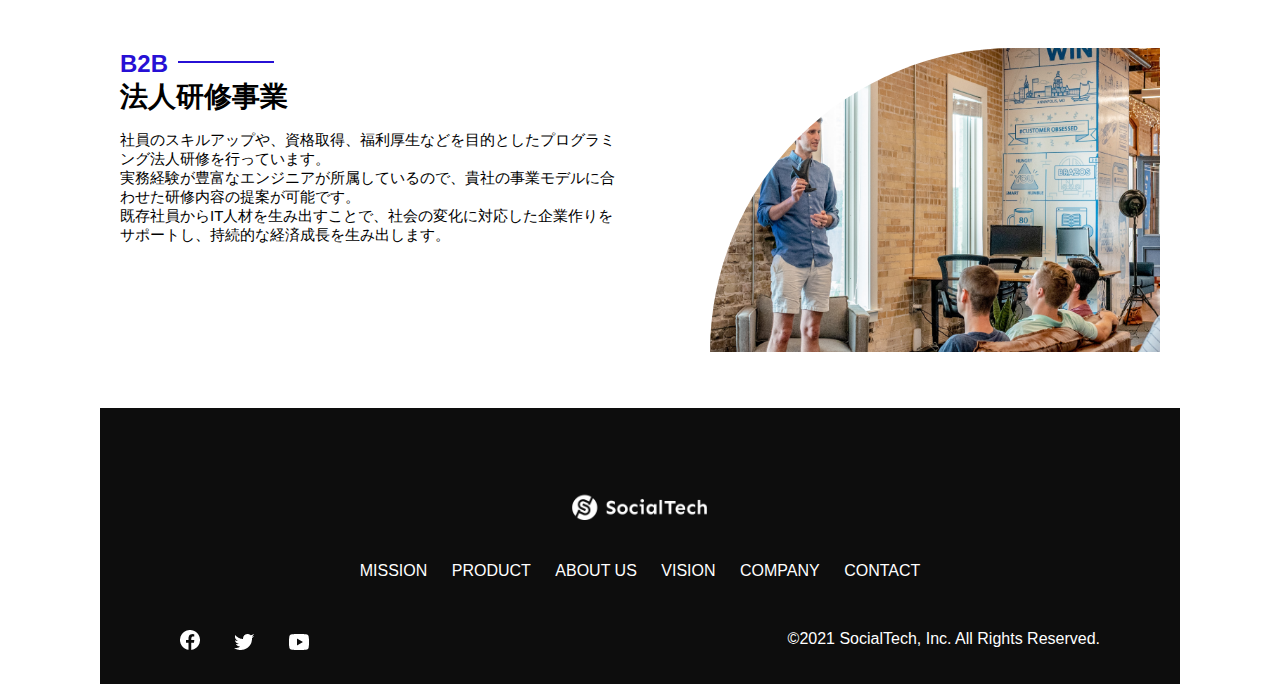
<file: product.html>
<!DOCTYPE html>
<html>
  <head>
    <title>SocialTech -PRODUCT プロダクト-</title>
    <meta charset="UTF-8">
    <meta name="description" content="SocialTechの4つのプロダクトを紹介します">
    <meta name="viewport" content="width=device-width, initial-scale=1.0">
    <link rel="stylesheet" href="style.css">
  </head>

  <body>
     <!-- ヘッダー -->
     <header>
      <!-- ロゴ -->
      <a href="index.html" id="logo"><img src="images/logo.png" alt="トップページに戻る"></a>

      <!-- PC用ナビゲーション -->
      <nav id="nav-pc">
        <a href="mission.html">MISSION</a>
        <a href="product.html">PRODUCT</a>
        <a href="index.html#aboutus">ABOUT US</a>
        <a href="index.html#vision">VISION</a>
        <a href="index.html#company">COMPANY</a>
        <a href="index.html#contact">CONTACT</a>
      </nav>
       <!-- スマホ用メニューボタン -->
       <img id="menu-sp" src="images/button-menu.png" alt="ナビゲーションを開く" onclick="document.getElementById('nav-sp').style.display = 'block'">

       <!-- スマホ用ナビゲーション -->
       <nav id="nav-sp">
        <img id="close" src="images/button-close.png" alt="ナビゲーションを閉じる" onclick="document.getElementById('nav-sp').style.display = 'none'">
        <a id="logo-sp" href="index.html" onclick="document.getElementById('nav-sp').style.display = 'none'"><img src="images/logo-sp.png" alt="トップページに戻る"></a>
        <a class="menu" href="mission.html" onclick="document.getElementById('nav-sp').style.display = 'none'">MISSION</a>
        <a class="menu" href="product.html" onclick="document.getElementById('nav-sp').style.display = 'none'">PRODUCT</a>
        <a class="menu" href="index.html#aboutus" onclick="document.getElementById('nav-sp').style.display = 'none'">ABOUT US</a>
        <a class="menu" href="index.html#vision"
       onclick="document.getElementById('nav-sp').style.display = 'none'">VISION</a>
     <a class="menu" href="index.html#company"
       onclick="document.getElementById('nav-sp').style.display = 'none'">COMPANY</a>
     <a class="menu" href="index.html#contact"
       onclick="document.getElementById('nav-sp').style.display = 'none'">CONTACT</a>
     <div id="sns">
       <a href="https://www.facebook.com/sejuku2013"><img src="images/button-facebook.png" alt="Facebookのリンク"></a>
       <a href="https://twitter.com/samuraijuku"><img src="images/button-twitter.png" alt="Twitterのリンク"></a>
       <a href="https://www.youtube.com/channel/UCCFOQO5aDK0xXam4cUQXT8g"><img src="images/button-youtube.png" alt="YouTubeのリンク"></a>
     </div>
       </nav>
     </header>
     <main>
      <article>
        <section id="product-main">
          <div id="product-title">
            <h1>PRODUCT</h1>
            <span>プロダクト</span>
            <div>TOP > PRODUCT</div>
          </div>
        </section>
        <section class="product-section1">
          <img src="images/product/product-mantoman.png" alt="PCでコードを書く男性">
          <div>
            <h2 class="product-h2">MAN TO MAN</h2>
            <h3 class="product-h3">プログラミング教育</h3>
            <p>2013年より日本で唯一の専属講師によるマンツーマンのプログラミングレッスンを開始。AI/人工知能コース・エンジニア転職コース・ウェブデザインコースを開設し、ICT教育全般のマンツーマン指導で誰もが生産的で働きがいのある職に付けるサポートをしています。
              私たちは、創業当初からプログラミングを教えるのみならず、人生を変える手助けがしたい。という想いを大切にしてきました。<br>ITに強くなりたい、エンジニアになりたい、アプリを作りたい。そんな方々の想いを一緒に叶えるスクールでありたい。と考えています。<br>小中高生や女性、障害者向けのプログラムも用意し、質の高いICT教育をみんなに届けることで、貧困や不平等が無くなる社会を目指します。
            </p>
          </div>
        </section>
        <section class="product-section2">
          <div>
            <h2 class="product-h2">MEDIA</h2>
            <h3 class="product-h3">プログラミング学習メディア</h3>
            <p>2015年より「SocialTech
              Blog」としてオウンドメディアを設立し、2020年現在月間600万PVの日本最大級のプログラミング学習サイトへと成長しました。<br>新たにYouTubeチャンネルも開設し、無料で挫折せずにプログラミングを学べることを目指して、各チャネルで学習情報をやさしく発信。<br>独学でエンジニアを目指す人には無料で良質な記事や動画コンテンツを提供し、短期間でキャリアチェンジしたい人はマンツーマンレッスンを選択できるよう、各々の要望に合わせた学習機会を創出しています。
            </p>
          </div>
          <img src="images/product/product-media.png" alt="スマートフォンを操作する人">
        </section>
        <section class="product-section1">
          <img src="images/product/product-career.png" alt="笑顔で話し合う2人の男性">
          <div>
            <h2 class="product-h2">CAREER</h2>
            <h3 class="product-h3">人材紹介事業</h3>
            <p>「誰もがエンジニアになれる」を叶えるため未経験からエンジニアへ転職するまでの全ての過程をサポートします。<br>エンジニア転職に特化した履歴書や職務経歴書の書き方、面接対策を行い、豊富な求人の中から最適なキャリア選択を支援。<br>転職希望者の目標に寄り添って強みやアピールポイントを整理し、転職活動を通して自身の成長を実感できるキャリア支援を行なっています。<br>
            </p>
          </div>
        </section>
        <section class="product-section2">
          <div>
            <h2 class="product-h2">B2B</h2>
            <h3 class="product-h3">法人研修事業</h3>
            <p>社員のスキルアップや、資格取得、福利厚生などを目的としたプログラミング法人研修を行っています。<br>実務経験が豊富なエンジニアが所属しているので、貴社の事業モデルに合わせた研修内容の提案が可能です。<br>既存社員からIT人材を生み出すことで、社会の変化に対応した企業作りをサポートし、持続的な経済成長を生み出します。
            </p>
          </div>
          <img src="images/product/product-b2b.png" alt="講演中の男性とそれを聴く人々">
        </section>
        </article>
      <footer>
        <div id="footer-logo">
          <img src="images/logo-sp.png" alt="SocialTech">
        </div>
        <div id="footer-link">
          <a href="mission.html">MISSION</a>
          <a href="product.html">PRODUCT</a>
          <a href="index.html#aboutus">ABOUT US</a>
          <a href="index.html#vision">VISION</a>
          <a href="index.html#company">COMPANY</a>
          <a href="index.html#contact">CONTACT</a>
        </div>
        <div id="sns-footer">
          <a href="https://www.facebook.com/sejuku2013"><img src="images/button-facebook.png" alt="Facebookのリンク"></a>
          <a href="https://twitter.com/samuraijuku"><img src="images/button-twitter.png" alt="Twitterのリンク"></a>
          <a href="https://www.youtube.com/channel/UCCFOQO5aDK0xXam4cUQXT8g"><img src="images/button-youtube.png" alt="YouTubeのリンク"></a>
          <span id="copyright">&copy;2021 SocialTech, Inc. All Rights Reserved. </span>
        </div>
      </footer>
     </main>
  </body>
</html>
</file>
<file: style.css>
/*PC、スマホ共通スタイル */
body {
  font-family: "Source Sans Pro", "Hiragino Kaku Gothic ProN", Meiryo, Arial, sans-serif;
}
p {
  font-size: 15px;
}

/*================
 PC用のスタイル 
=================*/
@media screen and (min-width: 768px) {
  
/* 横幅設定 */
body {
  max-width: 1080px;
  min-width: 960px;
  margin: 0 auto 0 auto;
}

/* ヘッダー */
header {
  display: flex;
  justify-content: space-between;
}
/* ナビゲーションのレイアウト */
#nav-pc {
  font-size: 14px;
  padding-top: 15px;

}

/* ナビゲーションのリンクの装飾設定 */
#nav-pc > a {
  text-decoration: none;
  margin-left: 20px;
}
#nav-pc > a:link {
  color: #0d0d0d;
}
#nav-pc > a:visited {
  color: #0d0d0d;
}
#nav-pc > a:hover {
  color: #0d0d0d;
  text-decoration: underline;
}
#nav-pc > a:active {
  color: #0d0d0d;
}
  /* スマホ用ナビを非表示 */
  #nav-sp,
  #menu-sp {
    display:none;
  }

/* メインビジュアルの装飾設定 */
#main-visual {
position: relative;
height: 400px;
}
#main-message {
  position: absolute;
  top: 0;
  left: 0;
  background-color: #2710d5;
  color: #ffffff;
  border-radius: 0 0 476px 0;
  max-width: 620px;
  height: 100%;
  width: 100%;
  z-index: 11;
}

#main-message > h1 {
  font-size: 60px;
  font-weight: bold;
  margin: 100px 0 0 50px;
}
#main-message > p {
  font-size: 28px;
  margin: 0 0 0 50px;
}
#main-visual > img {
 max-width: 620px;
 border-radius: 476px 0 0 0;
 position: absolute;
 top: 0;
 right: 0;
 z-index: 0;
}

/* ミッション装飾 */
h2 {
  margin: 40px 0 0 0;
}
h2::after {
  content: url("images/line.png");
  margin-left: 10px;
}

h3 {
  font-size: 27px;
}

#mission {
  margin: 80px auto 80px auto;
  width: 100%;
}
#mission-flex {
  width: 100%;
  display: flex;
}
#mission-flex > div {
  width: 50%;
  margin: 20px;
}
#mission-photo {
  width: 100%;
}
#s2dgs {
  margin-top: 50px;
  width: 100%;
}

  /* プロダクト */
  #product {
    background-color: #fafafa;
    margin: 80px 0 80px 0;
    padding: 10px 40px 0px 40px;
  }
  
  /* 外枠 */
  #product > div {
    margin-top: 40px;
    display: flex;
  }
  
  /* 左のカラム */
  #product-left {
    width: 50%;
    margin-right: 20px;
  }
  
  /* 右のカラム */
  #product-right {
    width: 50%;
    margin-left: 20px;
    margin-top: 80px;
  }
  
  /* 画像＋説明の枠 */
  #product-left > div {
    position: relative;
    height: 480px;
    margin-right: 20px;
  }
  #product-right > div {
    position: relative;
    height: 480px;
    margin-left: 20px;
  } 
    /* 画像*/
  .product-photo {
    width: 100%;
  }
  /*説明文の枠*/
  .product-explain {
    background-color: #ffffff;
    position: absolute;
    left: 0;
    top: 280px;
    margin: 0 40px 0 40px;
    padding: 20px;
    box-shadow: 5px 5px 10px rgba(0, 0, 0, 0.05);
  }
  /* 説明文の英語 */
  .product-explain > span {
    color: #2710d5;
    font-weight: bold;
    font-size: 16px;
    margin: 0;
  }
   /* 説明文の見出し */
   .product-explain > h3 {
    font-size: 20px;
    margin: 5px 0 5px 0;
   }
   /* 説明文 */
   .product-explain > p {
    font-size: 14px;
    margin: 0;
   }
    /* 「もっとみる」ボタン */
  #product-more {
    margin: 0 auto -42px auto; 
  }

  /* ABOUT US */
  #aboutus {
    margin: 80px auto 80px auto;   
  }
 /* 3つの組織文化と画像を入れる枠 */
  #aboutus > div {
    display: flex;
  }
  /* 画像 */
  .culture-img {
    width: 100%;
    align-self: flex-start;
  }
  .culture-img2 {
    margin-top: 50px;
    width: 100%;
  }
    /* 3つの組織文化の表 */
  .culture-table {
    margin-right: 50px;
  }
   /* 番号 */
   .culture-num {
    font-size: 80px;
    color: #2710d5;
    margin: 0 20px 0 0;
   }
   .culture-en {
    color: #2710d5;
    font-weight: bold;
    font-size: 24px;
    display: block;
   }
   .culture-jp {
    font-size: 28px;
    font-weight: bold;
   }
   .culture-description {
    margin: 0;
   }

     /* ビジョン */
     #vision {
      margin: 80px auto 80px auto;
    }
    
    /* セクション内の外枠 */
    #vision > div {
      width: 100%;
      display: flex;
      justify-content: space-between;
      flex-wrap: wrap;
    }
    
    /* 7つの行動指針の枠 */
    .vision-box {
      width: 300px;
      height: 300px;
      margin-bottom: 30px;
      position: relative;
    }

   .vision-box > img {
    width: 100%;
    height: auto;
    position: absolute;
    top: 0;
    left: 0;
    z-index: 30;
   }
   .vision-box > span {
    position: absolute;
    top: 0;
    left: 0;
    z-index: 31;
    margin-right: 20px;
   }
   .vision-box > span > h4 {
    color: #2710d5;
    font-size: 19px;
    margin: 80px 0 0 0;
   }
   .vision-box > span >h4::first-letter {
    font-size: 40px;
   }
   .vision-box > span > h5 {
    font-size: 20px;
    margin: 0 0 0 0;
   }
   .vision-box > span > p {
    margin: 10px 0 0 0;
   }
/* 会社概要 */
#company {
  margin: 80px auto 80px auto;
}
#company-table {
  width: 100%;
}
.tableheader {
  text-align: left;
  padding: 20px;
  border-bottom-color: #2710d5;
  border-bottom-width: 1px;
  border-bottom-style: solid;
  width: 100px;
}
.tableheader-first {
  text-align: left;
  padding: 20px;
  border-bottom-color: #2710d5;
  border-bottom-width: 1px;
  border-bottom-style: solid;
  border-top-color: #2710d5;
  border-top-width: 1px;
  border-top-style: solid;
  width: 100px;
}
.cell {
  padding: 30px;
  border-bottom-color: #ececec;
  border-bottom-width: 1px;
  border-bottom-style: solid;
}
.cell-first {
  padding: 30px;
  border-bottom-color: #ececec;
  border-bottom-width: 1px;
  border-bottom-style: solid;
  border-top-color: #ececec;
  border-top-width: 1px;
  border-top-style: solid;
}
#company > iframe {
  width: 100%;
  height: 368px;
  margin-top: 40px;
}
/* お問い合わせ */
#contact {
  margin: 80px auto 80px auto;
}
/* 外枠 */
#contact > form > div {
  display: flex;
  flex-direction: row;
  flex-wrap: wrap;
  padding-bottom: 30px;
}
 /* 左列の見出し */
 .contact-heading {
  width: 240px;
  align-self: center;
 }
 /* 見出しのラベル */
 .contact-label {
  font-weight: bold;
 }
  /* 必須 */
 .contact-span {
  color: #ce2222;
  margin-left: 20px;
  font-weight: bold;
 }
  /* テキストエリア */
  .contact-textbox {
    border-top: 0;
    border-left: 0;
    border-right: 0;
    border-bottom-width: 1px;
    border-bottom-color: #707070;
    border-bottom-style: solid;
    background-color: #fafafa;
    width: 400px;
    height: 56px;
  }
   /* テキストエリア */
   .contact-textarea {
    border-top: 0;
    border-left: 0;
    border-right: 0;
    border-bottom-width: 1px;
    border-bottom-color: #707070;
    border-bottom-style: solid;
    background-color: #fafafa;
    width: 400px;
    height: 200px;
   }

    /* 個人情報の取り扱い */
    details {
      width: 700px;
    }
    details > div {
      background-color: #fafafa;
      padding: 20px;
    }
    details > div >span {
      font-weight: bold;
    }

      /* フッター */
      footer {
        background-color: #0d0d0d;
        text-align: center;
        padding: 80px 80px 30px 80px;
      }
      #footer-logo {
        margin-bottom: 30px;
      }
      #footer-link {
        margin-bottom: 50px;
      }
      #footer-link > a {
        text-decoration: none;
        margin: 10px;
      }
      #footer-link > a:link {
        color: #ffffff;
      }
      #footer-link > a:visited {
        color: #ffffff;
      }
      #footer-link > a:hover {
        color: #ffffff;
        text-decoration: underline;
      }
      #footer-link > a:active {
        color: #fafafa;
      }
      #sns-footer {
        text-align: left;
        width: 100%;
      }
      #sns-footer > a {
        margin-right: 30px;
      }
      #copyright {
        color: #ffffff;
        float: right;
      }

       /* mission.html用スタイル */
       /* ミッションのメインビジュアル */
       #mission-main {
        height: 496px;
        width: 100%;
        background-image: url(images/mission/mission-main.png);
        background-repeat: no-repeat;
        background-position-y: center;
       }
       #mission-title {
        background-color: #2710d5;
        width: 368px;
        color: #ffffff;
        height: 496px;
        border-radius: 0 248px 248px 0;
        position: relative;
       }
       #mission-title > h1 {
        position: absolute;
        top: 0;
        left: 100;
        font-size: 80px;
       }
       #mission-title > span {
        position: absolute;
        top: 200px;
        left: 100px;
        font-size: 26px;
       }
       #mission-title > div {
        position: absolute;
        top: 350px;
        left: 100px;
        font-size: 16px;
       }
       #mission-s2dgs {
        width: 100%;
        margin: 20px;
       }
       .mission-h2 {
        color: #2710d5;
        font-size: 40px;
       }
       .mission-h2::after {
        content: none;
       }
       #mission-5goals {
        margin: 20px;
        display: flex;
       }
       #mission-5goals > div {
        flex-grow: 1;
        padding: 20px;
       }
       #mission-5goals > div > div {
        margin-bottom: 40px;
       }
       .fivegoals-image-right {
        float: right;
        margin: 20px;
       }
       .fivegoals-image-left {
        float: left;
        margin: 20px;
       }
       .fivegoals-number {
        color: #2710d5;
        font-size: 48px;
        margin: 0;
       }
       .fivegoals-h3 {
        font-size: 28px;
        margin: 0;
       }
       .fivegoals-p {
        margin: 0;
       }

       /* プロダクトページ */
       #product-main {
        height: 496px;
        width: 100%;
        background-image: url(images/product/product-main.png);
        background-repeat: no-repeat;
        background-position-y: center;
      }

      #product-title {
        background-color: #2710d5;
        width: 368px;
        color: #ffffff;
        height: 496px;
        border-radius: 0 248px 248px 0;
        position: relative;
      }

      #product-title > h1 {
        position: absolute;
        top: 0;
        left: 100px;
        font-size: 80px;
      }

      #product-title > span {
        position: absolute;
        top: 200px;
        left: 100px;
        font-size: 26px;
      }

      #product-title > div {
        position: absolute;
        top: 350px;
        left: 100px;
        font-size: 16px;
      }

      /* セクション1 */
      .product-section1 {
        position: relative;
        margin: 20px;
        height: 340px;
      }

      .product-section1 > img {
        position: absolute;
        top: 0;
        left: 0;
        width: 450px;
        margin: 0 40px 30px 0;
        border-radius: o 432px 0 0;
      }

      .product-section1 > div {
        position: absolute;
        top: 0;
        left: 480px;
      }

      /* セクション2 */
      .product-section2 {
        position: relative;
        margin: 20px;
        height: 340px;
      }

      .product-section2 > img {
        position: absolute;
        top: 0;
        right: 0;
        width: 450px;
        margin: 0 0 30px 40px;
        border-radius: 432px 0 0 0;
      }

      .product-section2 > div {
        width: 500px;
        position: absolute;
        top: 0;
        left: 0;
      }

      .product-h2 {
        color: #2710d5;
        font-size: 24px;
        margin: 0;
      }

      .product-h3 {
        font-size: 28px;
        margin: 0;
      }

    }

    /*====================
  スマートフォン用のスタイル
  =====================*/
  @media screen and (max-width: 767px) {
   body {
    min-width: 375px;
    margin: 0;
   }
    /* PC用ナビゲーション非表示 */
    #nav-pc {
      display: none;
    }

    /* ハンバーガーメニュー */
    #menu-sp {
      float: right;
      padding: 0;
    }

    /* スマホ用ナビゲーションの表示切替 */
   /* 初期状態、レイアウトと非表示設定 */
   #nav-sp {
    background-color: #2710d5;
    position: absolute;
    top: 0;
    left: 0;
    height: 100%;
    width: 100%;
    display: none;
    z-index: 100;
   }

   /* ×ボタン */
   #close {
    position: absolute;
    top: 20px;
    right: 20px;
   }
   #logo-sp {
    margin: 80px 0 30px 20px;
   }

    /* ナビゲーションのリンクの装飾設定 */
    #nav-sp > a {
      display: block;
    }
    #nav-sp > a:link {
      color: #ffffff;
    }
    #nav-sp > a:visited {
      color: #ffffff;
    }
    #nav-sp > a:hover {
      color: #ffffff;
      text-decoration: underline;
    }
    #nav-sp > a:active {
      color: #ffffff;
    }
    #nav-sp > .menu {
      text-decoration: none;
      display: block;
      margin: 0 20px 0 20px;
      height: 44px;
      font-size: 16px;
      background-image: url("images/arrow.png");
      background-repeat: no-repeat;
      background-position: right top;
    }
    #sns {
      position: absolute;
      bottom: 20px;
      left: 20px;
    }
    #sns > a {
margin-right: 30px;
    }
    /* メインビジュアル */
    #main-visual {
      position: relative;
      height: 470px;
      width: 100%;
      overflow: hidden;
    }
    #main-visual > div {
      position: absolute;
      top: 0;
      left: 0;
      background-color: #2710d5;
      color: white;
      border-radius: 0 0 476px 0;
      text-align: center;
      height: 280px;
      width: 100%;
      z-index: 11;
    }
    #main-visual > div > h1 {
      font-size: 28px;
      margin: 90px 0 0 0;
    }
    #main-visual > div > p {
      margin: 0;
    }
    #main-visual > img {
      width: 100%;
      border-radius: 476px 0 0 0;
      z-index: 10;
      position: absolute;
      bottom: 0;
      right: 0;
    }
     /* 見出し */
    h2::after {
      content: url("images/line.png");
      margin-left: 10px;    
    }
    h3 {
      font-size: 24px;
      margin: 10px 0 0 0;
    }
     /* ミッション */
     #mission {
      margin: 20px;
     }
     #mission-photo {
      width: 100%;
     }
     #s2dgs {
      width: 100%;
     }
      /* プロダクト */
      #product {
       background-color: #fafafa;
       padding-top: 10px;
      }
      #product h2 {
        margin-left: 20px;
      }
      /* 外枠 */
      /* 左右のカラム　スマホでは縦並び */
      #product-left,
      #product-right {
        margin-right: 20px;
        margin-left: 20px;
      }
      /* 画像＋説明の枠 */
      #product-left > div,
      #product-right >div {
        position: relative;
        height: 540px;
      }
      /* 説明文の枠 */
      .product-explain {
        background-color: #ffffff;
        position: absolute;
        left: 0;
        bottom: 50px;
        padding: 20px;
        box-shadow: 5px 5px 10px rgba(0, 0, 0, 0.05);
      }
      .product-explain > span {
        color: #2710d5;
        font-weight: bold;
        font-size: 16px;
        margin: 0;
      }
      .product-explain > h3 {
        margin: 10px 0;
      }
      /* 画像 */
      .product-photo {
        width: 100%;
      }
      .product-more > img {
        margin: 0 0 -42px 20px;
      }
        /* ABOUT US */
        #aboutus {
          margin: 80px 20px;
        }
        #aboutus > div {
        display: flex;
        flex-direction: column;
        }
        .culture-table {
          width: 100%;
          padding-right: 20px;
          order: 2;
        }
        .culture-img {
          width: 100%;
          order: 1;
        }
        .culture-img2 {
          width: 100%;
        }
        .culture-num {
          font-size: 80px;
          color: #2710d5;
        }
        .culture-en {
         color: #2710d5;
         font-weight: bold;
         font-size: 24px;
         display: block;  
        }
        .culture-jp {
          display: block;
        }
        .culture-description {
          margin: 0;
        }
         /* VISION */
         #vision {
          margin: 80px 20px;
         }
         .vision-box {
          width: 300px;
          height: 300px;
          margin-bottom: 30px;
          position: relative;
         }
         .vision-box > img {
          width: 100%;
          height: auto;
          position: absolute;
          top: 0;
          left: 0;
          z-index: 30;
         }
         .vision-box > span {
          position: absolute;
          top: 0;
          left: 0;
          z-index: 31;
          margin-right: 20px;
         }
         .vision-box > span > h4 {
          color: #2710d5;
          font-size: 19px;
          margin: 60px 0 0 0;
         }
         .vision-box > span > h5 {
          font-size: 20px;
          margin: 0;
         }
         .vision-box > span > p {
          margin: 10px 0 0 0;
         }
          /* COMPANY */
          #company {
            margin: 0 20px 0 20px;
          }
          #company > h3 {
            margin-bottom: 20px; 
          }
          #company > table {
            width: 100%;
          }
          .tableheader-first {
            text-align: left;
            padding: 20px;
            border-bottom-color: #2710d5;
            border-bottom-width: 1px;
            border-bottom-style: solid;
            border-top-color: #2710d5;
            border-top-width: 1px;
            border-bottom-style: solid;
            width: 50px;
          }
          .tableheader {
            text-align: left;
            padding: 20px;
            border-bottom-color: #2710d5;
            border-bottom-width: 1px;
            border-bottom-style: solid;
            width: 50px;
          }
          .cell {
            padding: 20px;
            border-bottom-color: #ececec;
            border-bottom-width: 1px;
            border-bottom-style: solid;
          }
          .cell-first {
            padding: 20px;
            border-bottom-color: #ececec;
            border-bottom-width: 1px;
            border-bottom-style: solid;
            border-top-color: #ececec;
            border-top-width: 1px;
            border-bottom-style: solid;
          }
          #company > iframe {
            width: 100%;
            height: 240px;
            margin: 40px 0 0 0;
          }
          /* CONTACT */
          #contact {
            margin: 80px 20px;
          }
          #contact > h3 {
            margin-bottom: 20px;
          }
          #contact > form >div {
            margin-bottom: 20px;
          }
          .contact-heading {
            margin-bottom: 20px;
          }
           /* ラベル */
           .contact-label {
            font-weight: bold;
           }
            /* 必須 */
            .contact-span {
              color: #ce2222;
              margin: 0 0 0 20px;
              font-weight: bold;
            }
            .contact-textbox {
              height: 56px;
              border-top: 0;
              border-left: 0;
              border-right: 0;
              background-color: #fafafa;
              border-bottom-color: #707070;
              border-bottom-width: 1px;
              border-bottom-style: solid;
              min-width: 300px;
              width: 100%;
            }
            .contact-textarea {
              height: 150px;
              border-top: 0;
              border-left: 0;
              border-right: 0;
              background-color: #fafafa;
              width: 100%;
            }
            .radiobutton {
              margin-bottom: 20px;
            }
            .radiobutton + label::after {
              content: "\A";
              white-space: pre;
            }
             /* フッター */
             footer {
              background-color: #0d0d0d;
              padding: 30px 20px 50px 20px;
             }
             #footer-logo {
              margin-bottom: 30px;
             }
             #footer-link {
              margin-bottom: 50px;
             }
             #footer-link > a {
              text-decoration: none;
              margin: 0 20px 30px 0;
              display: block;
              background-image: url("images/arrow.png");
              background-repeat: no-repeat;
              background-position: right top;
             }
             #footer-link > a:link {
              color: #ffffff;
             }
             #footer-link > a:visited {
              color: #ffffff;
             }
             #footer-link > a:hover {
              color: #ffffff;
              text-decoration: underline;
             }
             #footer-link > a:active {
              color: #ffffff;
             }
             #sns-footer > a {
              margin-right: 30px;
             }
             #copyright {
              font-size: 14px;
              display: block;
              margin-top: 30px;
              color: #ffffff;
             }

             /* mission.html用スタイル */
             /* ミッションのメインビジュアル */
             #mission-main {
              height: 256px;
              width: 100%;
              background-image: url(images/mission/mission-main.png);
              background-repeat: no-repeat;
              background-position-y: center;
              background-size: auto 208px;
             }

             #mission-title {
              background-color: #2710d5;
              width: 136px;
              color: #ffffff;
              height: 256px;
              border-radius: 0 248px 248px 0;
              position: relative;
             }

             #mission-title > h1 {
              position: absolute;
              top: 0;
              left: 20px;
              font-size: 40px;
             }

             #mission-title > span {
              position: absolute;
              top: 110px;
              left: 20px;
              font-size: 18px;
             }

             #mission-title > div {
              position: absolute;
              top: 180px;
              left: 20px;
              font-size: 13px;
             }

               /* ミッションページ　S2DGSの設定 */
              #mission-s2dgs {
                margin: 20px;
              }

              .mission-h2 {
                color: #2710d5;
                font-size: 38px;
                margin: 0;
              }

              .mission-h2::after {
                content: none;
              }

              #mission-s2dgs > img {
                width: 100%;
              }

              /* ミッションページ　5Goalsの設定 */
              #mission-5goals {
                margin: 20px;
              }

              #mission-5goals > div > div {
                margin-bottom: 40px;
              }

              #s2dgs-image {
                width: 100%;
              }

              .fivegoals-image-right {
                margin: 20px auto 20px auto;
                display: block;
              }

              .fivegoals-image-left {
                margin: 20px auto 20px auto;
                display: block;
              }

              .fivegoals-number {
                color: #2710d5;
                font-size: 48px;
                margin: 0;
              }

              .fivegoals-h3 {
                font-size: 28px;
                margin: 0;
              }

              .fivegoals-p {
                margin: 0;
              }

              #product-main {
                height: 256px;
                width: 100%;
                background-image: url(images/product/product-main.png);
                background-repeat: no-repeat;
                background-position-y: center;
                background-size: auto 208px;
              }

              #product-title {
                background-color: #2710d5;
                width: 136px;
                color: #ffffff;
                height: 256px;
                border-radius: 0 248px 248px 0;
                position: relative;
              }

              #product-title > h1 {
                position: absolute;
                top: 0;
                left: 20px;
                font-size: 40px;
              } 

              #product-title > span {
                position: absolute;
                top: 110px;
                left: 20px;
                font-size: 18px;
              }

              #product-title > div {
                position: absolute;
                top: 180px;
                left: 20px;
                font-size: 13px;
              }

              .product-section1 {
                margin: 20px;
              }

              .product-section1 >img {
                width: 100%;
                border-radius: 0 300px 0 0;
              }

              .product-section2 {
                margin: 20px;
                display: flex;
                flex-direction: column;
              }

              .product-section2 > img {
                order: 1;
                width: 100%;
                border-radius: 300px 0 0 0;                
              }

              .product-section2 > div {
                order: 2;
              }

              .product-h2 {
                color: #2710d5;
                font-size: 24px;
                margin: 0;
              }

              .product-h3 {
                font-size: 28px;
                margin: 0;
              }

              
}
</file>
